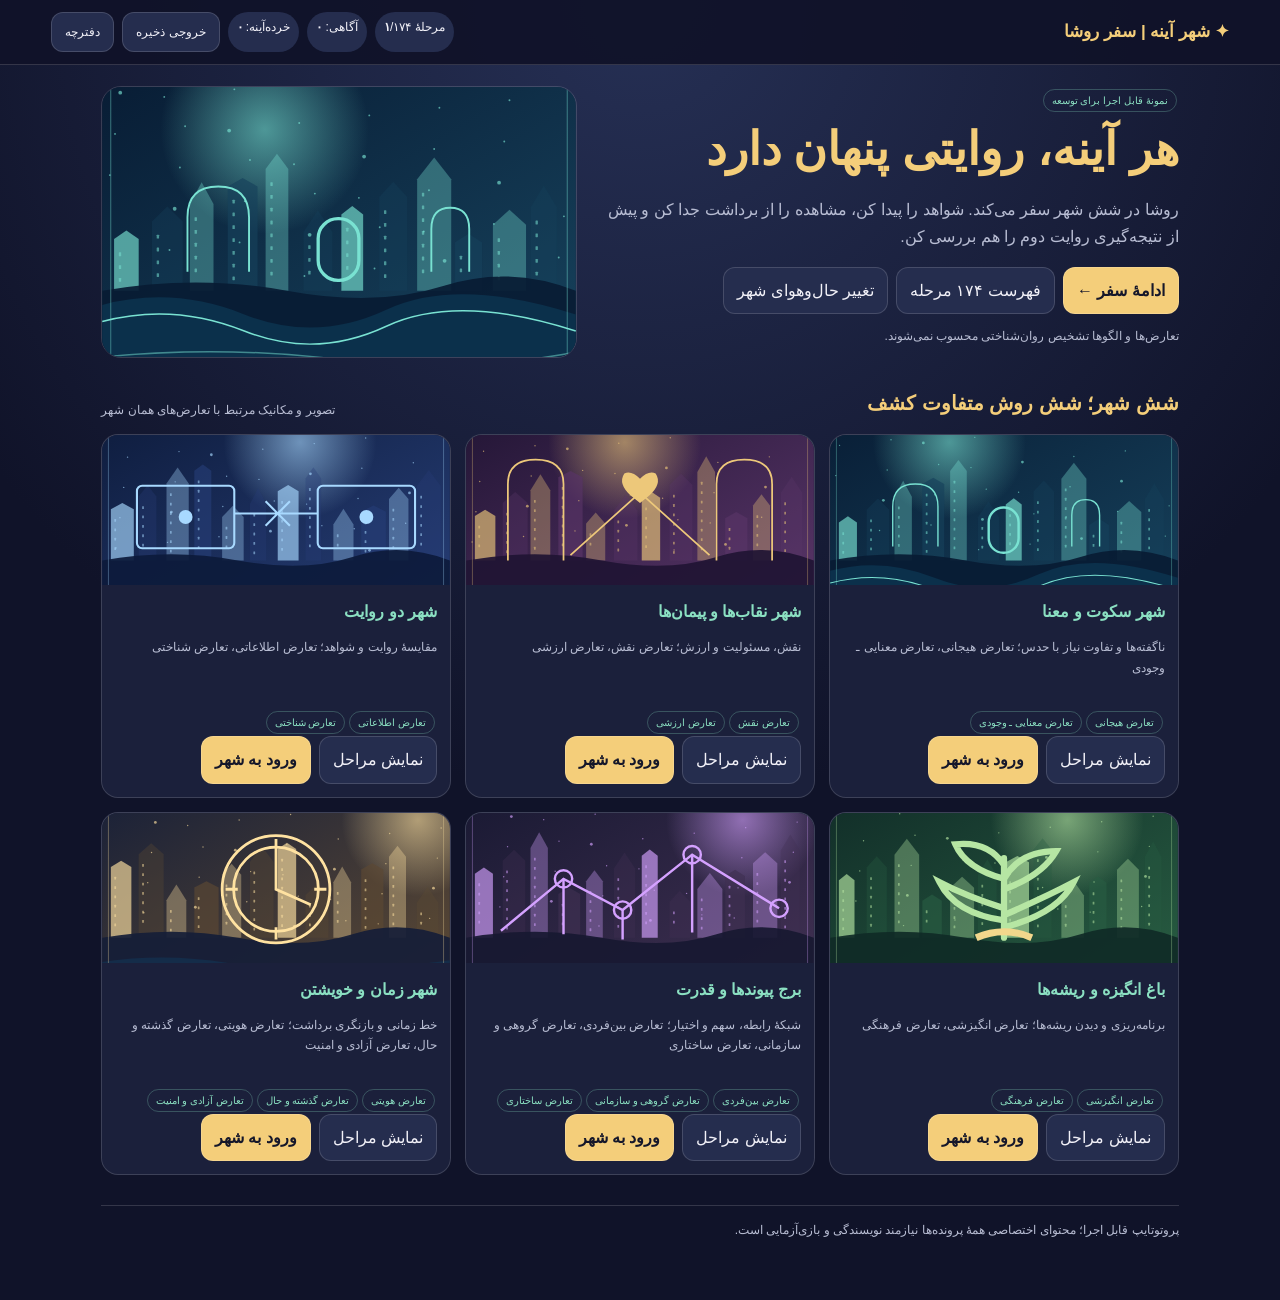
<file: projects/shahr-e-ayeneh/index.html>
<!doctype html>
<html lang="fa" dir="rtl"><head><meta charset="utf-8"><meta name="viewport" content="width=device-width,initial-scale=1,viewport-fit=cover"><meta name="theme-color" content="#101329"><title>شهر آینه | نمونهٔ پروژه</title>
<style>
:root{--bg:#101329;--panel:#1b203b;--panel2:#252d4e;--ink:#f2f1f8;--muted:#b8bdd3;--gold:#f4ce7a;--mint:#8be0c2;--line:#ffffff26}*{box-sizing:border-box}body{margin:0;background:radial-gradient(circle at top,#263055,var(--bg) 55%);color:var(--ink);font-family:Tahoma,Arial,sans-serif;line-height:1.7}button{font:inherit;cursor:pointer;border:1px solid var(--line);border-radius:12px;padding:9px 13px;background:var(--panel2);color:var(--ink)}button:focus-visible{outline:2px solid var(--gold);outline-offset:2px}.primary{background:var(--gold);color:#15172a;font-weight:bold}.muted{color:var(--muted)}header{position:sticky;top:0;z-index:3;display:flex;justify-content:space-between;align-items:center;gap:10px;padding:12px 4vw;background:#101329ef;border-bottom:1px solid var(--line)}header h1{font-size:17px;margin:0;color:var(--gold)}.stats,.row{display:flex;gap:8px;flex-wrap:wrap}.stats{font-size:12px}.stat{padding:5px 9px;background:#252d4e;border-radius:20px}main{max-width:1180px;margin:auto;padding:20px 4vw 60px}.hero{display:grid;grid-template-columns:1.1fr .9fr;gap:20px;align-items:center}.hero h2{font-size:clamp(28px,4vw,46px);line-height:1.3;color:var(--gold);margin:6px 0}.hero p{color:var(--muted)}.hero-art{border-radius:20px;overflow:hidden;border:1px solid var(--line)}.hero-art img{display:block;width:100%;height:270px;object-fit:cover}.section-head{display:flex;align-items:end;justify-content:space-between;gap:12px;margin:28px 0 14px}.section-head h2{font-size:20px;margin:0;color:var(--gold)}.cities{display:grid;grid-template-columns:repeat(3,minmax(0,1fr));gap:14px}.city{background:var(--panel);border:1px solid var(--line);border-radius:17px;overflow:hidden}.city img{display:block;width:100%;height:150px;object-fit:cover}.inside{padding:13px}.city h3{font-size:16px;margin:0;color:var(--mint)}.city p{font-size:12px;color:var(--muted);min-height:58px}.tag{display:inline-block;border:1px solid #8be0c244;color:var(--mint);border-radius:20px;padding:2px 8px;font-size:10px;margin:2px}.panel{display:none;background:#181d35;border:1px solid var(--line);padding:18px;border-radius:18px;margin-top:22px}.panel.active{display:block}.gamegrid{display:grid;grid-template-columns:1fr 1fr;gap:14px}.clue{border:1px solid var(--line);border-radius:14px;padding:12px;background:#202744}.clue.found{border-color:var(--mint);background:#12332e}.question{font-size:18px;color:var(--gold)}.choices{display:grid;gap:8px}.choice{text-align:right}.feedback{margin-top:12px;padding:12px;border-radius:12px;background:#14312e;border:1px solid #8be0c277}.feedback.bad{background:#3a232c;border-color:#ff9eaa77}.menugrid{display:grid;grid-template-columns:repeat(6,minmax(0,1fr));gap:7px}.stagebtn{padding:7px 3px;font-size:12px}.stagebtn.locked{opacity:.38}.small{font-size:12px}.footer{font-size:12px;color:var(--muted);margin-top:30px;border-top:1px solid var(--line);padding-top:14px}.modal{position:fixed;inset:0;display:none;place-items:center;padding:20px;background:#070a18df;z-index:10}.modal.active{display:grid}.modal-card{width:min(760px,100%);max-height:88vh;overflow:auto;background:var(--panel);border:1px solid var(--line);border-radius:18px;padding:18px}
@media(max-width:760px){header{align-items:flex-start;flex-direction:column}.hero{grid-template-columns:1fr}.hero-art img{height:190px}.cities{grid-template-columns:1fr 1fr}.gamegrid{grid-template-columns:1fr}.menugrid{grid-template-columns:repeat(5,minmax(0,1fr))}.city img{height:120px}}@media(max-width:420px){.cities{grid-template-columns:1fr}.menugrid{grid-template-columns:repeat(4,minmax(0,1fr))}.city p{min-height:0}}
</style></head><body>
<header><h1>✦ شهر آینه | سفر روشا</h1><div class="stats"><span class="stat">مرحلهٔ <b id="stageNo">۱</b>/۱۷۴</span><span class="stat">آگاهی: <b id="score">۰</b></span><span class="stat">خرده‌آینه: <b id="shards">۰</b></span><button id="saveOut">خروجی ذخیره</button><button id="openJournal">دفترچه</button></div></header>
<main><section class="hero"><div><span class="tag">نمونهٔ قابل اجرا برای توسعه</span><h2>هر آینه، روایتی پنهان دارد</h2><p>روشا در شش شهر سفر می‌کند. شواهد را پیدا کن، مشاهده را از برداشت جدا کن و پیش از نتیجه‌گیری روایت دوم را هم بررسی کن.</p><div class="row"><button class="primary" id="continueBtn">ادامهٔ سفر ←</button><button id="showStages">فهرست ۱۷۴ مرحله</button><button id="toggleNight">تغییر حال‌وهوای شهر</button></div><p class="small">تعارض‌ها و الگوها تشخیص روان‌شناختی محسوب نمی‌شوند.</p></div><div class="hero-art"><img src="assets/cities/city-01-silence-meaning.svg" id="heroImage" alt="شهر سکوت و معنا"></div></section>
<div class="section-head"><h2>شش شهر؛ شش روش متفاوت کشف</h2><span class="muted small">تصویر و مکانیک مرتبط با تعارض‌های همان شهر</span></div><section class="cities" id="cities"></section>
<section class="panel" id="stagePanel" aria-live="polite"><div class="section-head"><h2 id="stageTitle">پرونده</h2><span class="tag" id="stageCity"></span></div><p id="stageIntro"></p><div class="gamegrid" id="clues"></div><div id="puzzleArea" style="margin-top:16px"></div><div class="row"><button id="hintBtn">راهنمایی</button><button id="linkBtn">اتصال دو شاهد</button><button id="doneBtn" class="primary" disabled>ثبت راه‌حل و ادامه</button></div><div id="feedback" class="feedback" hidden></div></section>
<section class="panel" id="stageMenu"><div class="section-head"><h2>فهرست مراحل</h2><button id="closeStages">بستن</button></div><div class="menugrid" id="stageGrid"></div></section>
<section class="panel" id="journalPanel"><div class="section-head"><h2>دفترچهٔ آگاهی</h2><button id="closeJournal">بستن</button></div><div id="journalContent"></div></section>
<div class="footer">پروتوتایپ قابل اجرا؛ محتوای اختصاصی همهٔ پرونده‌ها نیازمند نویسندگی و بازی‌آزمایی است.</div></main>
<div class="modal" id="modal" role="dialog" aria-modal="true" aria-labelledby="modalTitle"><div class="modal-card"><h2 id="modalTitle" style="color:var(--gold)"></h2><div id="modalText"></div><div class="row"><button id="modalClose" class="primary">بستن</button></div></div></div>
<script>
'use strict';
const CITIES=[
{id:1,name:'شهر سکوت و معنا',img:'assets/cities/city-01-silence-meaning.svg',conflicts:['تعارض هیجانی','تعارض معنایی ـ وجودی'],method:'ناگفته‌ها و تفاوت نیاز با حدس',question:'کدام شاهد نشان می‌دهد سکوت می‌تواند از ترس طردشدن باشد و چه چیزی هنوز معلوم نیست؟',patterns:['پنهان‌کردن احساس واقعی','قهر و سکوت تنبیهی','توقع ذهن‌خوانی']},
{id:2,name:'شهر نقاب‌ها و پیمان‌ها',img:'assets/cities/city-02-masks-covenants.svg',conflicts:['تعارض نقش','تعارض ارزشی'],method:'نقش، مسئولیت و ارزش',question:'کدام انتخاب مسئولیت واقعی را در نظر می‌گیرد، بی‌آنکه رضایت همه را شرط تصمیم بداند؟',patterns:['کمال‌گرایی','مسئولیت بیش از حد','قضاوت خود و دیگران']},
{id:3,name:'شهر دو روایت',img:'assets/cities/city-03-two-narratives.svg',conflicts:['تعارض اطلاعاتی','تعارض شناختی'],method:'مقایسهٔ روایت و شواهد',question:'کدام توضیح با شواهد سازگارتر است و کدام بخش هنوز فرضیه است؟',patterns:['انتظار بدترین اتفاق','یک‌طرفه نگاه کردن','اصرار بر پیش‌فرض']},
{id:4,name:'باغ انگیزه و ریشه‌ها',img:'assets/cities/city-04-motivation-roots.svg',conflicts:['تعارض انگیزشی','تعارض فرهنگی'],method:'برنامه‌ریزی و دیدن ریشه‌ها',question:'کدام برنامه یک گام کوچک قابل انجام دارد و با ارزش‌های شخصیت سازگار است؟',patterns:['تعلل در کار مفید','ترس از اجرای ایده','باورهای محدودکننده']},
{id:5,name:'برج پیوندها و قدرت',img:'assets/cities/city-05-bonds-power.svg',conflicts:['تعارض بین‌فردی','تعارض گروهی و سازمانی','تعارض ساختاری'],method:'شبکهٔ رابطه، سهم و اختیار',question:'کدام تغییر مسئله را بهتر حل می‌کند بی‌آنکه فرد یا گروهی بی‌دلیل مقصر شود؟',patterns:['رقابت ناسالم','کنترل و انتقاد','سکوت تنبیهی']},
{id:6,name:'شهر زمان و خویشتن',img:'assets/cities/city-06-time-self.svg',conflicts:['تعارض هویتی','تعارض گذشته و حال','تعارض آزادی و امنیت'],method:'خط زمانی و بازنگری برداشت',question:'کدام نتیجه با اطلاعات فعلی سازگار است و چه شاهدی ممکن است آن را تغییر دهد؟',patterns:['مرور وسواسی گذشته','ترس از شکست','مقاومت در برابر تغییر']}
];
const patterns=['پنهان‌کردن احساس واقعی','انتظار بدترین اتفاق','وسواس فکری','عذاب وجدان','خشم درونی','فداکاری افراطی','مسئولیت بیش از حد','سکوت تنبیهی','توقع ذهن‌خوانی','مجادله برای اثبات خود','قضاوت مداوم','کمال‌گرایی','فرار از واقعیت','تعلل','ولخرجی','مقایسهٔ خود با دیگران'];
const stories=[['نامه‌ای نیمه‌تمام روی میز مانده است.','یک شاهد زمان رخداد را متفاوت به یاد می‌آورد.'],['چراغ یک پنجره پس از بررسی دفترچه روشن می‌شود.','یادداشتی کوتاه با گفتهٔ شخصیت دوم سازگار نیست.'],['یک شیء قدیمی معنای تازه‌ای به خاطره می‌دهد.','پیام کوتاه به‌تنهایی نیت فرستنده را ثابت نمی‌کند.'],['مسیر باغ با برنامهٔ کوچک روشن می‌شود.','یادداشت خانوادگی دو ارزش متفاوت را آشکار می‌کند.'],['صورت‌جلسه نشان می‌دهد سهم کار روشن نبوده است.','پل شکسته به تصمیمی جمعی نیاز دارد.'],['ساعت متوقف با یکی از روایت‌های گذشته سازگار نیست.','عکس قدیمی بخشی از اطلاعات را نشان می‌دهد، نه همه را.']];
let save={version:1,maxStage:1,current:1,score:0,shards:0,completed:[],journal:[],found:{},links:[],decisions:[],night:false};
try{const old=JSON.parse(localStorage.getItem('shahrAyenehSave')||'null');if(old&&old.version===1)save=Object.assign(save,old);}catch(e){}
const fa=n=>String(n).replace(/\d/g,d=>'۰۱۲۳۴۵۶۷۸۹'[Number(d)]);
const $=id=>document.getElementById(id);
const stages=Array.from({length:174},(_,i)=>{const id=i+1,city=CITIES[Math.floor(i/29)],conflict=city.conflicts[i%city.conflicts.length],pattern=city.patterns[i%city.patterns.length]||patterns[i%patterns.length],bits=stories[(id-1)%stories.length];return{id,city,conflict,pattern,title:'پروندهٔ '+fa(id)+' — '+conflict,story:bits[0]+' '+bits[1],clues:[{id:'a',title:'شاهد اول: '+pattern,text:'نشانه‌ای مرتبط با «'+pattern+'» دیده می‌شود؛ این نشانه برای نتیجهٔ قطعی کافی نیست.'},{id:'b',title:'شاهد دوم: '+city.method,text:'موقعیت باید در بستر «'+conflict+'» بررسی شود و شواهد موافق و مخالف کنار هم قرار گیرند.'}],question:city.question,choices:[{label:'با یک نشانه دربارهٔ نیت شخصیت نتیجهٔ قطعی بگیریم.',ok:false,feedback:'یک نشانه به‌تنهایی نیت را ثابت نمی‌کند؛ اطلاعات هنوز ناقص است.'},{label:'هر دو شاهد را مقایسه کنیم و نتیجه را به اندازهٔ شواهد محدود نگه داریم.',ok:true,feedback:'این انتخاب میان مشاهده و تفسیر تفاوت می‌گذارد و هر دو شاهد را در نظر می‌گیرد.'},{label:'بدون بررسی بیشتر، مسئولیت را به یک نفر نسبت بدهیم.',ok:false,feedback:'مقصر دانستن یک نفر بدون بررسی زمینه، از شواهد فراتر می‌رود.'}]};});
let foundNow=new Set(),ready=false,choiceCorrect=false,hintLevel=0;
function persist(){try{localStorage.setItem('shahrAyenehSave',JSON.stringify(save));}catch(e){}refreshHud();}
function refreshHud(){$('stageNo').textContent=fa(save.current);$('score').textContent=fa(save.score);$('shards').textContent=fa(save.shards);}
function toast(msg){$('feedback').hidden=false;$('feedback').className='feedback';$('feedback').textContent=msg;}
function modal(title,text){$('modalTitle').textContent=title;$('modalText').textContent=text;$('modal').classList.add('active');}
function renderCities(){$('cities').innerHTML='';CITIES.forEach(c=>{const card=document.createElement('article');card.className='city';card.innerHTML='<img src="'+c.img+'" alt="تصویر '+c.name+'"><div class="inside"><h3>'+c.name+'</h3><p>'+c.method+'؛ '+c.conflicts.join('، ')+'</p>'+c.conflicts.map(x=>'<span class="tag">'+x+'</span>').join('')+'<div class="row"><button data-city>نمایش مراحل</button><button class="primary" data-start>ورود به شهر</button></div></div>';card.querySelector('[data-city]').onclick=()=>showStageMenu((c.id-1)*29+1);card.querySelector('[data-start]').onclick=()=>loadStage(Math.max((c.id-1)*29+1,Math.min(save.maxStage,174)));$('cities').appendChild(card);});$('heroImage').src=CITIES[Math.floor((save.current-1)/29)].img;}
function loadStage(id){id=Math.max(1,Math.min(174,id));if(id>save.maxStage){toast('این پرونده هنوز بسته است؛ پرونده‌های پیشین را کامل کن.');return;}save.current=id;foundNow=new Set(save.found[id]||[]);ready=foundNow.size>=2;choiceCorrect=false;hintLevel=0;const s=stages[id-1];$('stagePanel').classList.add('active');$('stageMenu').classList.remove('active');$('journalPanel').classList.remove('active');$('stageTitle').textContent=s.title;$('stageCity').textContent=s.city.name+' · '+s.conflict;$('stageIntro').textContent=s.story;$('heroImage').src=s.city.img;$('clues').innerHTML='';s.clues.forEach(cl=>{const b=document.createElement('button');b.className='clue '+(foundNow.has(cl.id)?'found':'');b.innerHTML='<strong>'+cl.title+'</strong><p class="small">'+(foundNow.has(cl.id)?cl.text:'برای بررسی این شاهد کلیک کن')+'</p>';b.onclick=()=>{foundNow.add(cl.id);save.found[id]=Array.from(foundNow);ready=foundNow.size>=2;persist();renderStage();};$('clues').appendChild(b);});renderStage();refreshHud();$('stagePanel').scrollIntoView({behavior:'smooth',block:'start'});}
function renderStage(){const s=stages[save.current-1];$('puzzleArea').innerHTML='';if(!ready){$('puzzleArea').innerHTML='<p class="muted">برای بازشدن پرسش، هر دو شاهد را بررسی کن. '+fa(foundNow.size)+' از ۲</p>';return;}const q=document.createElement('div');q.innerHTML='<p class="question">'+s.question+'</p><div class="choices"></div>';s.choices.forEach(c=>{const b=document.createElement('button');b.className='choice';b.textContent=c.label;b.onclick=()=>{choiceCorrect=c.ok;save.decisions.push({stage:save.current,ok:c.ok,conflict:s.conflict});persist();$('feedback').hidden=false;$('feedback').className='feedback'+(c.ok?'':' bad');$('feedback').textContent=c.feedback;$('doneBtn').disabled=!c.ok;};q.querySelector('.choices').appendChild(b);});$('puzzleArea').appendChild(q);$('doneBtn').disabled=!choiceCorrect;}
function showStageMenu(){ $('stageMenu').classList.add('active');$('stagePanel').classList.remove('active');$('journalPanel').classList.remove('active');$('stageGrid').innerHTML='';for(let i=1;i<=174;i++){const b=document.createElement('button');b.className='stagebtn '+(i>save.maxStage?'locked':'');b.textContent=i<=save.maxStage?fa(i):'🔒';b.disabled=i>save.maxStage;b.onclick=()=>loadStage(i);$('stageGrid').appendChild(b);}}
function finishStage(){if(!choiceCorrect)return;const s=stages[save.current-1];if(!save.completed.includes(save.current)){save.completed.push(save.current);save.score+=50;save.shards+=1;if(save.current===save.maxStage&&save.maxStage<174)save.maxStage++;save.journal.push({stage:save.current,title:s.title,city:s.city.name,conflict:s.conflict,pattern:s.pattern});}persist();if(save.current===174){modal('پایان سفر','تمام پرونده‌ها را مرور کرده‌ای. این پروتوتایپ پایهٔ مسیر نهایی را نشان می‌دهد.');return;}modal('پرونده تکمیل شد',s.pattern+' در زمینهٔ '+s.conflict+' بررسی شد. پروندهٔ بعدی باز شد.');}
function openJournal(){$('journalPanel').classList.add('active');$('stagePanel').classList.remove('active');$('stageMenu').classList.remove('active');$('journalContent').innerHTML='<p>پرونده‌های ثبت‌شده: '+fa(save.journal.length)+'</p><ol>'+save.journal.slice().reverse().map(j=>'<li><strong>'+j.title+'</strong> — '+j.city+' / '+j.conflict+'<br><span class="muted">الگوی بررسی‌شده: '+j.pattern+'</span></li>').join('')+'</ol>';}
$('continueBtn').onclick=()=>loadStage(save.maxStage);$('showStages').onclick=showStageMenu;$('closeStages').onclick=()=>$('stageMenu').classList.remove('active');$('openJournal').onclick=openJournal;$('closeJournal').onclick=()=>$('journalPanel').classList.remove('active');$('modalClose').onclick=()=>$('modal').classList.remove('active');$('doneBtn').onclick=finishStage;
$('hintBtn').onclick=()=>{const hints=['به نام مکان و تعارض دقت کن.','هر دو شاهد را با هم بخوان.','مشاهده را از حدس دربارهٔ نیت جدا کن.'];modal('راهنمای پرونده',hints[Math.min(hintLevel++,2)]);};
$('linkBtn').onclick=()=>{if(foundNow.size<2){modal('دو شاهد لازم است','ابتدا هر دو شاهد را بررسی کن.');return;}if(!save.links.includes(save.current)){save.links.push(save.current);save.shards++;persist();}modal('پیوند شواهد','دو شاهد پرونده کنار هم ثبت شدند؛ برای نتیجه‌گیری دربارهٔ '+stages[save.current-1].conflict+' آن‌ها را مقایسه کن.');};
$('toggleNight').onclick=()=>{save.night=!save.night;document.body.style.filter=save.night?'brightness(.76) saturate(.85)':'none';persist();};
$('saveOut').onclick=()=>{const blob=new Blob([JSON.stringify(save,null,2)],{type:'application/json'});const a=document.createElement('a');a.href=URL.createObjectURL(blob);a.download='shahr-e-ayeneh-save.json';a.click();URL.revokeObjectURL(a.href);};
renderCities();refreshHud();
</script></body></html>
</file>
